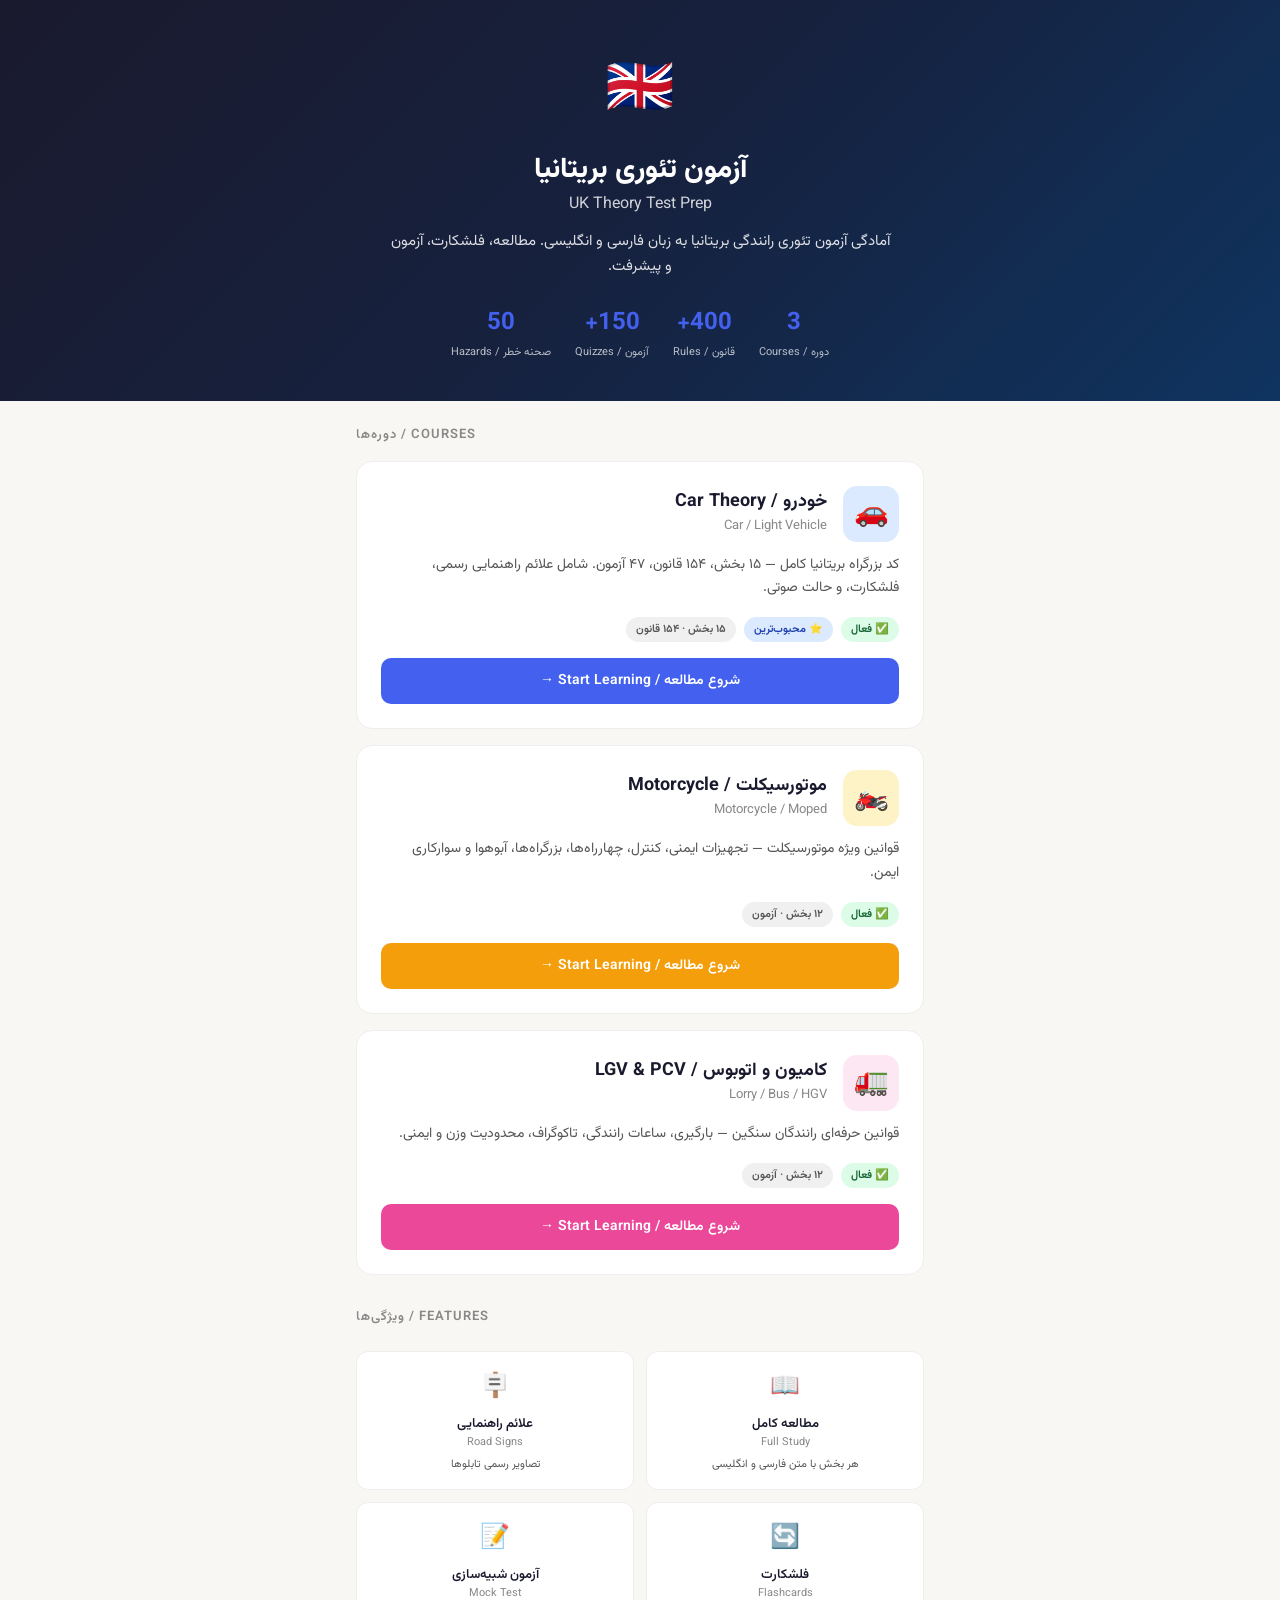
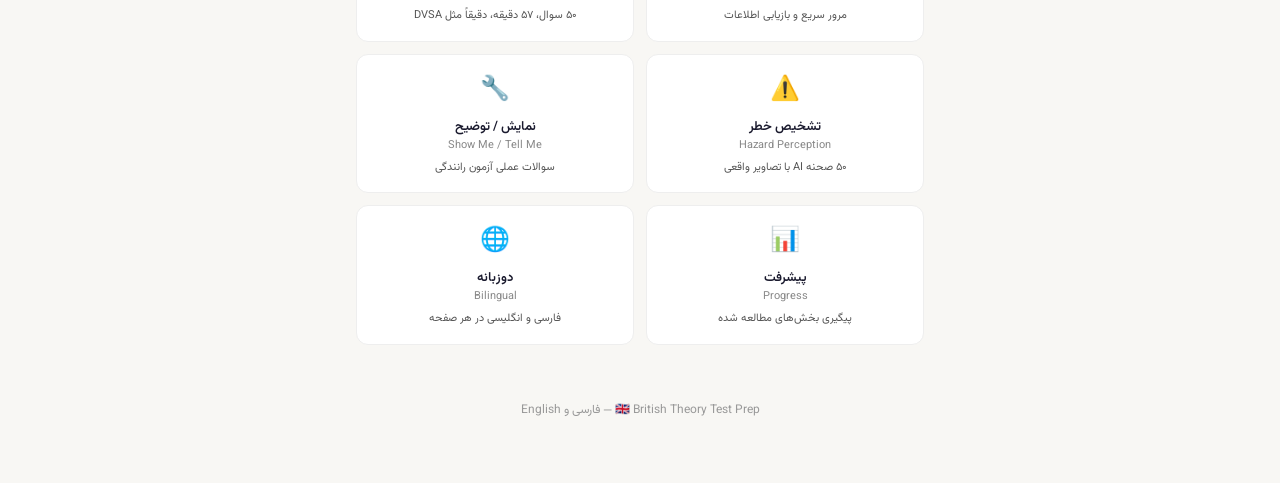
<file: index.html>
<!DOCTYPE html>
<html lang="fa" dir="rtl">
<head>
  <meta charset="utf-8" />
  <meta name="viewport" content="width=device-width, initial-scale=1" />
  <title>آزمون تئوری رانندگی بریتانیا — UK Theory Test</title>
  <meta name="description" content="آمادگی آزمون تئوری رانندگی بریتانیا به فارسی و انگلیسی. خودرو، موتورسیکلت، کامیون." />
  <meta name="theme-color" content="#4361ee" />
  <meta name="apple-mobile-web-app-capable" content="yes" />
  <meta name="apple-mobile-web-app-status-bar-style" content="black-translucent" />
  <meta name="apple-mobile-web-app-title" content="UK Theory" />
  <link rel="manifest" href="/highway-code-farsi/manifest.json" />
  <link rel="icon" href="assets/icon.svg" type="image/svg+xml" />
  <link rel="apple-touch-icon" href="assets/icon.svg" />
  <link rel="preconnect" href="https://fonts.googleapis.com" />
  <link rel="preconnect" href="https://fonts.gstatic.com" crossorigin />
  <link href="https://fonts.googleapis.com/css2?family=Vazirmatn:wght@300;400;500;600;700;800&display=swap" rel="stylesheet" />
  <style>
    * { margin: 0; padding: 0; box-sizing: border-box; }
    body {
      font-family: 'Vazirmatn', sans-serif;
      background: #f8f7f4;
      color: #1a1a2e;
      direction: rtl;
      min-height: 100vh;
      padding-bottom: 40px;
    }
    .hero {
      background: linear-gradient(135deg, #1a1a2e 0%, #16213e 50%, #0f3460 100%);
      color: #fff;
      padding: 48px 24px 40px;
      text-align: center;
      direction: rtl;
    }
    .hero-icon { font-size: 56px; margin-bottom: 16px; }
    .hero h1 {
      font-size: 28px;
      font-weight: 800;
      margin-bottom: 8px;
      line-height: 1.4;
    }
    .hero h1 span { display: block; font-size: 16px; font-weight: 400; opacity: 0.8; margin-top: 4px; }
    .hero p {
      font-size: 15px;
      opacity: 0.85;
      max-width: 500px;
      margin: 12px auto 0;
      line-height: 1.7;
    }
    .hero-stats {
      display: flex;
      justify-content: center;
      gap: 24px;
      margin-top: 24px;
    }
    .hero-stat {
      text-align: center;
    }
    .hero-stat .num { font-size: 24px; font-weight: 700; color: #4361ee; }
    .hero-stat .label { font-size: 11px; opacity: 0.7; margin-top: 2px; }
    .container {
      max-width: 600px;
      margin: 0 auto;
      padding: 24px 16px;
    }
    .section-label {
      font-size: 13px;
      font-weight: 600;
      color: #888;
      text-transform: uppercase;
      letter-spacing: 1px;
      margin-bottom: 16px;
      direction: ltr;
    }
    .course-card {
      background: #fff;
      border-radius: 16px;
      padding: 24px;
      margin-bottom: 16px;
      border: 1px solid #eee;
      transition: transform 0.2s, box-shadow 0.2s;
      cursor: pointer;
      text-decoration: none;
      display: block;
      color: inherit;
      direction: rtl;
    }
    .course-card:hover {
      transform: translateY(-2px);
      box-shadow: 0 8px 24px rgba(0,0,0,0.08);
      border-color: #4361ee;
    }
    .course-card:active { transform: translateY(0); }
    .course-header {
      display: flex;
      align-items: center;
      gap: 16px;
      margin-bottom: 12px;
    }
    .course-icon {
      width: 56px;
      height: 56px;
      border-radius: 14px;
      display: flex;
      align-items: center;
      justify-content: center;
      font-size: 28px;
      flex-shrink: 0;
    }
    .course-info h2 {
      font-size: 18px;
      font-weight: 700;
      margin-bottom: 4px;
    }
    .course-info h2 span {
      display: block;
      font-size: 13px;
      font-weight: 400;
      color: #888;
    }
    .course-desc {
      font-size: 14px;
      line-height: 1.7;
      color: #555;
      margin-bottom: 16px;
    }
    .course-meta {
      display: flex;
      flex-wrap: wrap;
      gap: 8px;
    }
    .course-badge {
      font-size: 11px;
      font-weight: 600;
      padding: 4px 10px;
      border-radius: 20px;
      background: #f0f0f0;
      color: #555;
    }
    .course-badge.live { background: #dcfce7; color: #166534; }
    .course-badge.soon { background: #fef3c7; color: #92400e; }
    .course-badge.popular { background: #dbeafe; color: #1e40af; }
    .course-cta {
      display: flex;
      align-items: center;
      justify-content: center;
      gap: 8px;
      margin-top: 16px;
      padding: 12px;
      border-radius: 10px;
      font-size: 14px;
      font-weight: 600;
      color: #fff;
      background: #4361ee;
    }
    .course-card.disabled {
      opacity: 0.6;
      cursor: not-allowed;
      pointer-events: none;
    }
    .course-card.disabled .course-cta {
      background: #ccc;
      color: #999;
    }
    .features {
      display: grid;
      grid-template-columns: 1fr 1fr;
      gap: 12px;
      margin-top: 24px;
    }
    .feature {
      background: #fff;
      border-radius: 12px;
      padding: 16px;
      text-align: center;
      border: 1px solid #eee;
    }
    .feature-icon { font-size: 24px; margin-bottom: 8px; }
    .feature h3 { font-size: 13px; font-weight: 600; margin-bottom: 4px; }
    .feature h3 span { display: block; font-size: 11px; font-weight: 400; color: #888; }
    .feature p { font-size: 11px; color: #555; line-height: 1.5; margin-top: 6px; }
    .footer {
      text-align: center;
      padding: 32px 16px 24px;
      font-size: 12px;
      color: #999;
    }
    .footer a { color: #4361ee; text-decoration: none; }
    .back-link {
      display: inline-flex;
      align-items: center;
      gap: 6px;
      font-size: 13px;
      color: #888;
      text-decoration: none;
      margin-bottom: 16px;
    }
    .back-link:hover { color: #4361ee; }

    @media (max-width: 400px) {
      .hero h1 { font-size: 24px; }
      .course-icon { width: 48px; height: 48px; font-size: 24px; }
      .features { grid-template-columns: 1fr; }
      .hero-stats { gap: 16px; }
    }

    /* ===== SPLASH SCREEN ===== */
    .splash {
      position: fixed;
      inset: 0;
      z-index: 9999;
      background: linear-gradient(135deg, #1a1a2e 0%, #16213e 50%, #0f3460 100%);
      display: flex;
      flex-direction: column;
      align-items: center;
      justify-content: center;
      transition: opacity 0.4s ease-out;
    }
    .splash.hidden {
      opacity: 0;
      pointer-events: none;
    }
    .splash-icon {
      font-size: 72px;
      animation: splashPulse 1.5s ease-in-out infinite;
    }
    .splash-title {
      color: #fff;
      font-size: 28px;
      font-weight: 700;
      margin-top: 16px;
    }
    .splash-sub {
      color: rgba(255,255,255,0.7);
      font-size: 14px;
      margin-top: 8px;
    }
    .splash-loader {
      width: 48px;
      height: 4px;
      background: rgba(255,255,255,0.2);
      border-radius: 2px;
      margin-top: 32px;
      overflow: hidden;
    }
    .splash-loader-bar {
      height: 100%;
      width: 40%;
      background: #4361ee;
      border-radius: 2px;
      animation: splashLoad 1.2s ease-in-out infinite;
    }
    @keyframes splashPulse {
      0%, 100% { transform: scale(1); }
      50% { transform: scale(1.1); }
    }
    @keyframes splashLoad {
      0% { transform: translateX(-100%); }
      100% { transform: translateX(350%); }
    }
  </style>
</head>
<body>

<!-- SPLASH SCREEN -->
<div class="splash" id="splash">
  <div class="splash-icon">🇬🇧</div>
  <div class="splash-title">آزمون تئوری بریتانیا</div>
  <div class="splash-sub">UK Theory Test Prep</div>
  <div class="splash-loader"><div class="splash-loader-bar"></div></div>
</div>

<div class="hero">
  <div class="hero-icon">🇬🇧</div>
  <h1>
    آزمون تئوری بریتانیا
    <span>UK Theory Test Prep</span>
  </h1>
  <p>آمادگی آزمون تئوری رانندگی بریتانیا به زبان فارسی و انگلیسی. مطالعه، فلشکارت، آزمون و پیشرفت.</p>
  <div class="hero-stats">
    <div class="hero-stat"><div class="num">3</div><div class="label">دوره / Courses</div></div>
    <div class="hero-stat"><div class="num">400+</div><div class="label">قانون / Rules</div></div>
    <div class="hero-stat"><div class="num">150+</div><div class="label">آزمون / Quizzes</div></div>
    <div class="hero-stat"><div class="num">50</div><div class="label">صحنه خطر / Hazards</div></div>
  </div>
</div>

<div class="container">

  <div class="section-label">دوره‌ها / Courses</div>

  <!-- CAR -->
  <a href="car/" class="course-card">
    <div class="course-header">
      <div class="course-icon" style="background:#dbeafe;color:#1e40af">🚗</div>
      <div class="course-info">
        <h2>خودرو / Car Theory <span>Car / Light Vehicle</span></h2>
      </div>
    </div>
    <div class="course-desc">
      کد بزرگراه بریتانیا کامل — ۱۵ بخش، ۱۵۴ قانون، ۴۷ آزمون. شامل علائم راهنمایی رسمی، فلشکارت، و حالت صوتی.
    </div>
    <div class="course-meta">
      <span class="course-badge live">✅ فعال</span>
      <span class="course-badge popular">⭐ محبوب‌ترین</span>
      <span class="course-badge">۱۵ بخش · ۱۵۴ قانون</span>
    </div>
    <div class="course-cta">شروع مطالعه / Start Learning →</div>
  </a>

  <!-- MOTORCYCLE -->
  <a href="motorcycle/" class="course-card">
    <div class="course-header">
      <div class="course-icon" style="background:#fef3c7;color:#92400e">🏍️</div>
      <div class="course-info">
        <h2>موتورسیکلت / Motorcycle <span>Motorcycle / Moped</span></h2>
      </div>
    </div>
    <div class="course-desc">
      قوانین ویژه موتورسیکلت — تجهیزات ایمنی، کنترل، چهارراه‌ها، بزرگراه‌ها، آبوهوا و سوارکاری ایمن.
    </div>
    <div class="course-meta">
      <span class="course-badge live">✅ فعال</span>
      <span class="course-badge">۱۲ بخش · آزمون</span>
    </div>
    <div class="course-cta" style="background:#f59e0b">شروع مطالعه / Start Learning →</div>
  </a>

  <!-- LORRY -->
  <a href="lorry/" class="course-card">
    <div class="course-header">
      <div class="course-icon" style="background:#fce7f3;color:#9d174d">🚛</div>
      <div class="course-info">
        <h2>کامیون و اتوبوس / LGV & PCV <span>Lorry / Bus / HGV</span></h2>
      </div>
    </div>
    <div class="course-desc">
      قوانین حرفه‌ای رانندگان سنگین — بارگیری، ساعات رانندگی، تاکوگراف، محدودیت وزن و ایمنی.
    </div>
    <div class="course-meta">
      <span class="course-badge live">✅ فعال</span>
      <span class="course-badge">۱۲ بخش · آزمون</span>
    </div>
    <div class="course-cta" style="background:#ec4899">شروع مطالعه / Start Learning →</div>
  </a>

  <div class="section-label" style="margin-top:32px">ویژگی‌ها / Features</div>

  <div class="features">
    <div class="feature">
      <div class="feature-icon">📖</div>
      <h3>مطالعه کامل <span>Full Study</span></h3>
      <p>هر بخش با متن فارسی و انگلیسی</p>
    </div>
    <div class="feature">
      <div class="feature-icon">🪧</div>
      <h3>علائم راهنمایی <span>Road Signs</span></h3>
      <p>تصاویر رسمی تابلوها</p>
    </div>
    <div class="feature">
      <div class="feature-icon">🔄</div>
      <h3>فلشکارت <span>Flashcards</span></h3>
      <p>مرور سریع و بازیابی اطلاعات</p>
    </div>
    <div class="feature">
      <div class="feature-icon">📝</div>
      <h3>آزمون شبیه‌سازی <span>Mock Test</span></h3>
      <p>۵۰ سوال، ۵۷ دقیقه، دقیقاً مثل DVSA</p>
    </div>
    <div class="feature">
      <div class="feature-icon">⚠️</div>
      <h3>تشخیص خطر <span>Hazard Perception</span></h3>
      <p>۵۰ صحنه AI با تصاویر واقعی</p>
    </div>
    <div class="feature">
      <div class="feature-icon">🔧</div>
      <h3>نمایش / توضیح <span>Show Me / Tell Me</span></h3>
      <p>سوالات عملی آزمون رانندگی</p>
    </div>
    <div class="feature">
      <div class="feature-icon">📊</div>
      <h3>پیشرفت <span>Progress</span></h3>
      <p>پیگیری بخش‌های مطالعه شده</p>
    </div>
    <div class="feature">
      <div class="feature-icon">🌐</div>
      <h3>دوزبانه <span>Bilingual</span></h3>
      <p>فارسی و انگلیسی در هر صفحه</p>
    </div>
  </div>

</div>

<div class="footer">
  <p>🇬🇧 British Theory Test Prep — فارسی و English</p>
</div>

<script>
  // Dismiss splash screen after content loads
  window.addEventListener('load', function() {
    setTimeout(function() {
      var splash = document.getElementById('splash');
      if (splash) splash.classList.add('hidden');
      setTimeout(function() { splash.remove(); }, 400);
    }, 800);
  });

  // Register service worker
  if ('serviceWorker' in navigator) {
    navigator.serviceWorker.register('/highway-code-farsi/sw.js').catch(function(){});
  }
</script>

</body>
</html>
</file>
